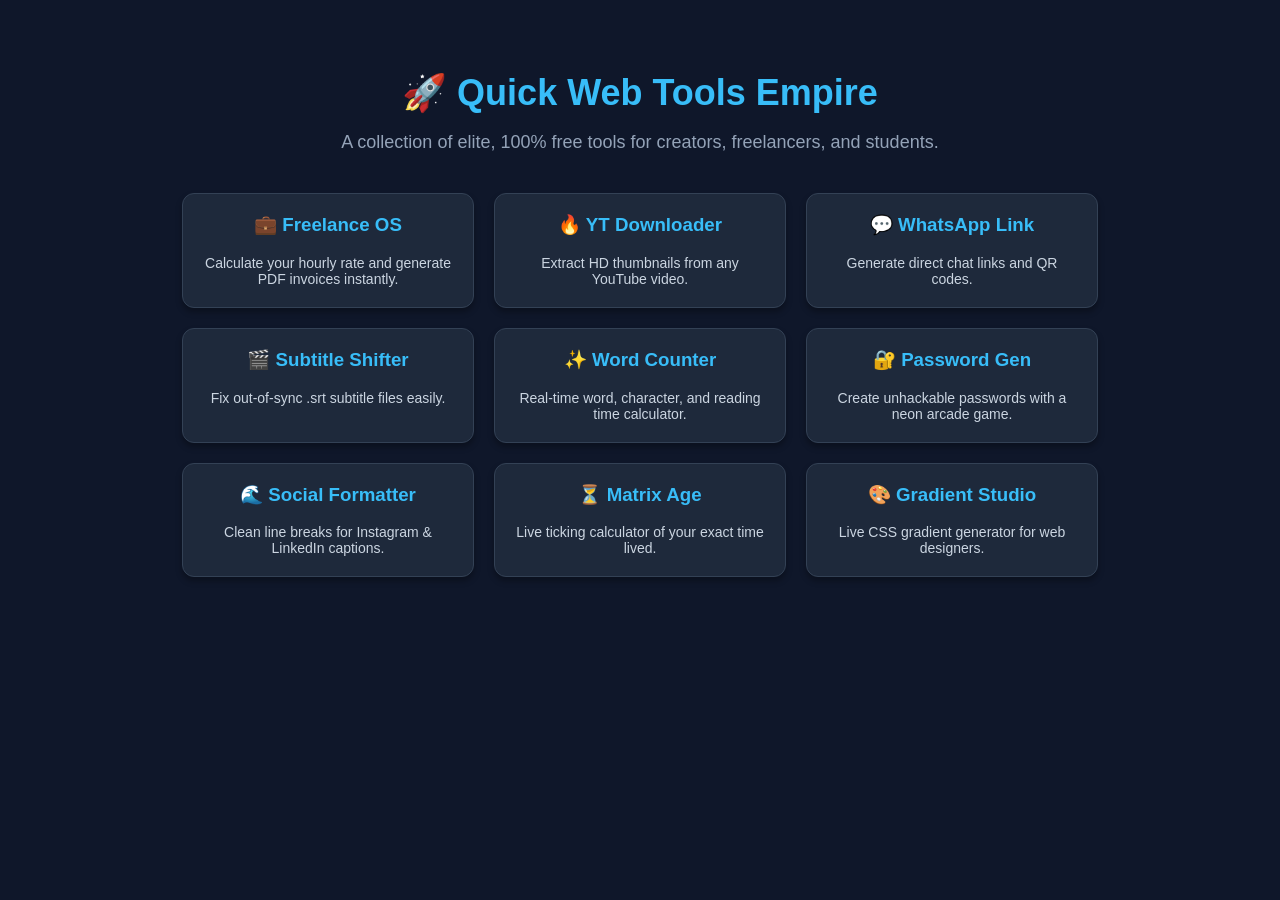
<file: index.html>
<!DOCTYPE html>
<html lang="en">
<head>
    <meta charset="UTF-8">
    <meta name="viewport" content="width=device-width, initial-scale=1.0">
    
    <meta name="google-site-verification" content="0qNrKbD81b-fvFHS4IGf7nJ6NJloKIViZxbZhIJqNw8" />
    <meta name="google-site-verification" content="PASTE_YOUR_CODE_HERE" />
    
    <title>Quick Web Tools Empire | Free Online Utilities</title>
    <style>
        body { font-family: 'Segoe UI', Tahoma, Geneva, Verdana, sans-serif; background: #0f172a; color: #f8fafc; text-align: center; padding: 40px 20px; }
        h1 { color: #38bdf8; font-size: 36px; margin-bottom: 10px;}
        p { color: #94a3b8; font-size: 18px; margin-bottom: 40px; }
        .grid { display: flex; flex-wrap: wrap; justify-content: center; gap: 20px; max-width: 1000px; margin: 0 auto; }
        .card { background: #1e293b; border: 1px solid #334155; border-radius: 12px; padding: 20px; width: 250px; text-decoration: none; color: white; transition: 0.3s; box-shadow: 0 4px 6px rgba(0,0,0,0.3); }
        .card:hover { transform: translateY(-5px); border-color: #38bdf8; box-shadow: 0 10px 20px rgba(56, 189, 248, 0.2); }
        .card h3 { color: #38bdf8; margin-top: 0; }
        .card p { color: #cbd5e1; font-size: 14px; margin-bottom: 0; }
    </style>
</head>
<body>
    <h1>🚀 Quick Web Tools Empire</h1>
    <p>A collection of elite, 100% free tools for creators, freelancers, and students.</p>

    <div class="grid">
        <a href="freelance-os/" class="card">
            <h3>💼 Freelance OS</h3>
            <p>Calculate your hourly rate and generate PDF invoices instantly.</p>
        </a>
        <a href="youtube-thumbnail/" class="card">
            <h3>🔥 YT Downloader</h3>
            <p>Extract HD thumbnails from any YouTube video.</p>
        </a>
        <a href="whatsapp-link/" class="card">
            <h3>💬 WhatsApp Link</h3>
            <p>Generate direct chat links and QR codes.</p>
        </a>
        <a href="subtitle-shifter/" class="card">
            <h3>🎬 Subtitle Shifter</h3>
            <p>Fix out-of-sync .srt subtitle files easily.</p>
        </a>
        <a href="word-counter/" class="card">
            <h3>✨ Word Counter</h3>
            <p>Real-time word, character, and reading time calculator.</p>
        </a>
        <a href="password-generator/" class="card">
            <h3>🔐 Password Gen</h3>
            <p>Create unhackable passwords with a neon arcade game.</p>
        </a>
        <a href="social-formatter/" class="card">
            <h3>🌊 Social Formatter</h3>
            <p>Clean line breaks for Instagram & LinkedIn captions.</p>
        </a>
        <a href="age-calculator/" class="card">
            <h3>⏳ Matrix Age</h3>
            <p>Live ticking calculator of your exact time lived.</p>
        </a>
        <a href="gradient-generator/" class="card">
            <h3>🎨 Gradient Studio</h3>
            <p>Live CSS gradient generator for web designers.</p>
        </a>
    </div>
</body>
</html>
</file>
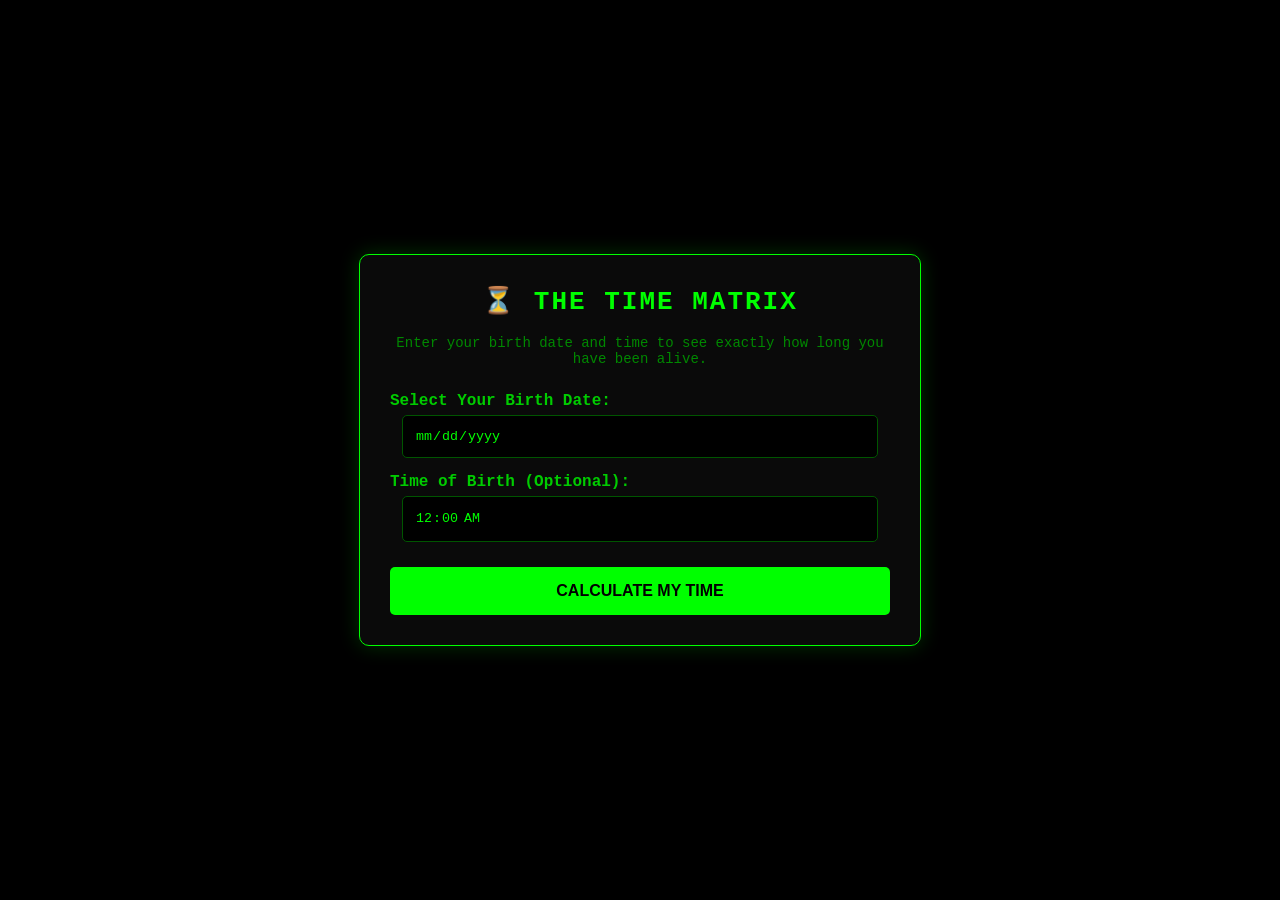
<file: age-calculator/index.html>
<!DOCTYPE html>
<html lang="en">
<head>
    <meta charset="UTF-8">
    <meta name="viewport" content="width=device-width, initial-scale=1.0">
    <title>Exact Age Calculator - Live Time Tracker</title>
    <link rel="stylesheet" href="style.css">
</head>
<body>
    <div class="container">
        <h1>⏳ The Time Matrix</h1>
        <p>Enter your birth date and time to see exactly how long you have been alive.</p>
        
        <label>Select Your Birth Date:</label>
        <input type="date" id="dob-date">
        
        <label>Time of Birth (Optional):</label>
        <input type="time" id="dob-time" value="00:00">
        
        <button onclick="startMatrix()">Calculate My Time</button>

        <div id="result-area" style="display: none;">
            <div class="time-box">
                <span id="years">0</span><p>Years</p>
            </div>
            <div class="time-box">
                <span id="months">0</span><p>Months</p>
            </div>
            <div class="time-box">
                <span id="days">0</span><p>Days</p>
            </div>
            <div class="time-box">
                <span id="hours">0</span><p>Hours</p>
            </div>
            <div class="time-box">
                <span id="minutes">0</span><p>Minutes</p>
            </div>
            <div class="time-box highlight">
                <span id="seconds">0</span><p>Seconds</p>
            </div>
        </div>
    </div>

    <script src="script.js"></script>
</body>
</html>
</file>
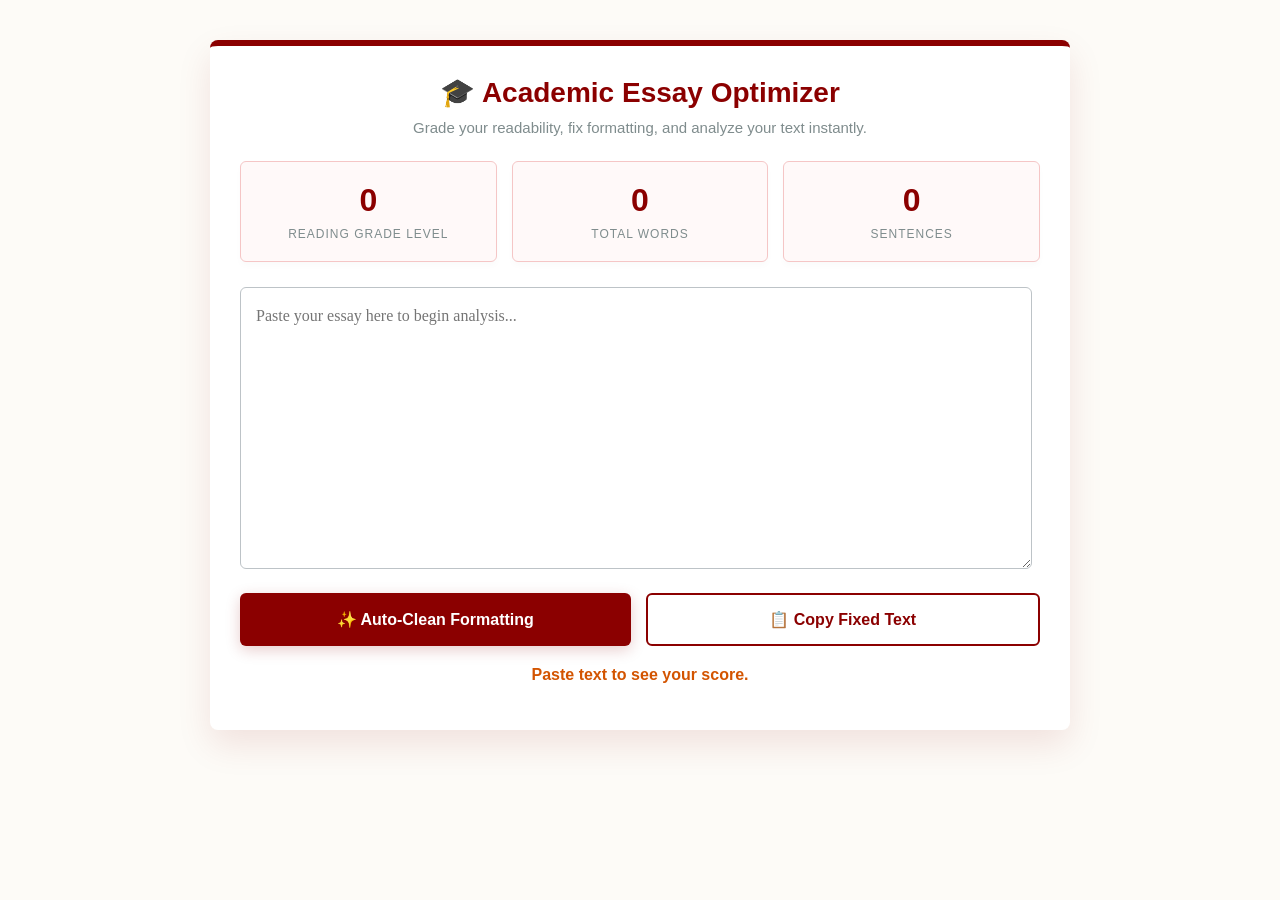
<file: essay-optimizer/index.html>
<!DOCTYPE html>
<html lang="en">
<head>
    <meta charset="UTF-8">
    <meta name="viewport" content="width=device-width, initial-scale=1.0">
    <title>Free Essay Optimizer & Readability Grader</title>
    <link rel="stylesheet" href="style.css">
</head>
<body>
    <div class="dashboard">
        <div class="header">
            <h1>🎓 Academic Essay Optimizer</h1>
            <p>Grade your readability, fix formatting, and analyze your text instantly.</p>
        </div>

        <div class="stats-grid">
            <div class="stat-box">
                <span id="grade-level">0</span>
                <p>Reading Grade Level</p>
            </div>
            <div class="stat-box">
                <span id="word-count">0</span>
                <p>Total Words</p>
            </div>
            <div class="stat-box">
                <span id="sentence-count">0</span>
                <p>Sentences</p>
            </div>
        </div>

        <textarea id="text-input" placeholder="Paste your essay here to begin analysis..." oninput="analyzeEssay()"></textarea>

        <div class="action-buttons">
            <button class="btn-primary" onclick="cleanFormatting()">✨ Auto-Clean Formatting</button>
            <button class="btn-secondary" onclick="copyText()">📋 Copy Fixed Text</button>
        </div>
        
        <p id="feedback-msg">Paste text to see your score.</p>
    </div>

    <script src="script.js"></script>
</body>
</html>
</file>
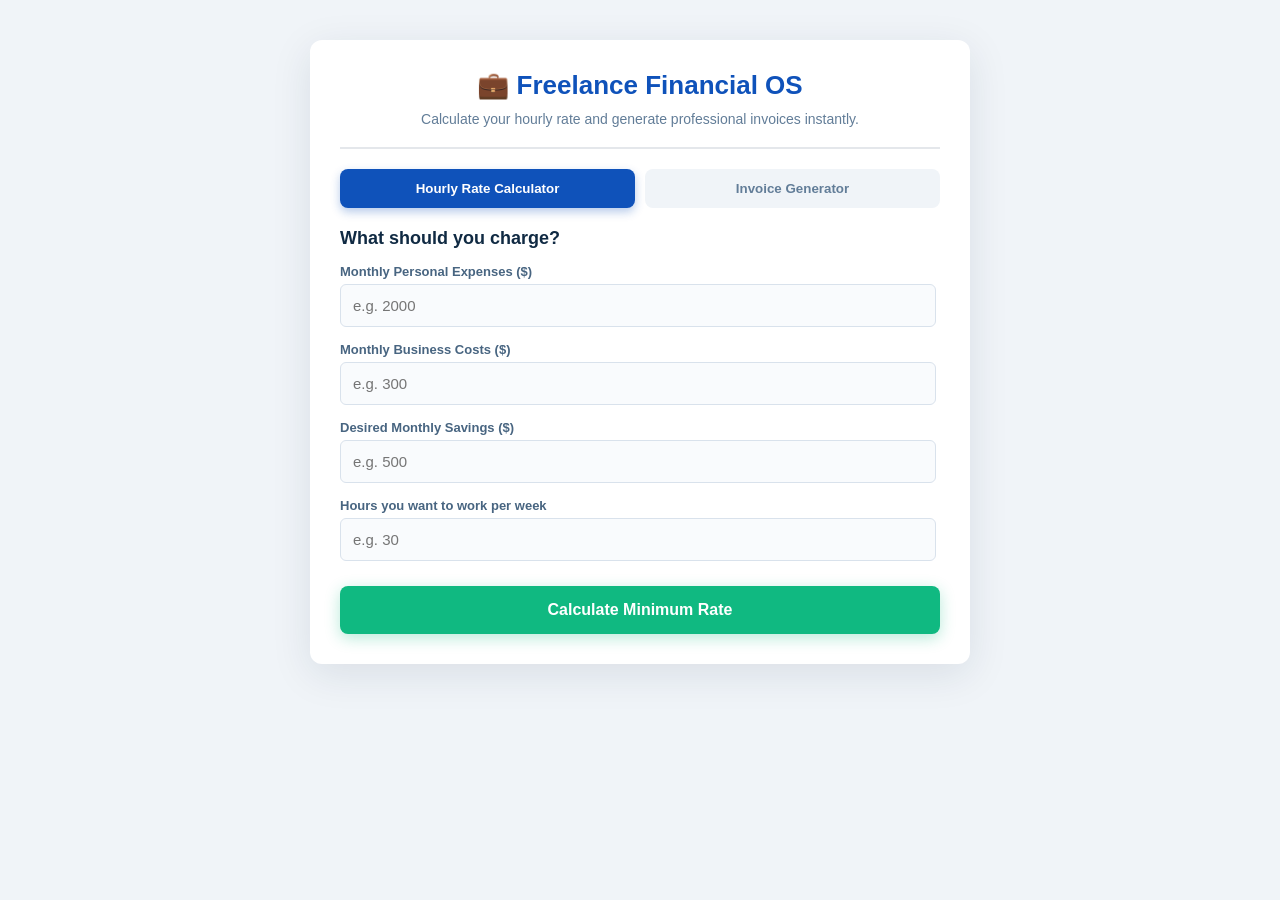
<file: freelance-os/index.html>
<!DOCTYPE html>
<html lang="en">
<head>
    <meta charset="UTF-8">
    <meta name="viewport" content="width=device-width, initial-scale=1.0">
    <title>Free Freelance Invoice Generator & Rate Calculator</title>
    <link rel="stylesheet" href="style.css">
</head>
<body>
    <div class="dashboard">
        <div class="header">
            <h1>💼 Freelance Financial OS</h1>
            <p>Calculate your hourly rate and generate professional invoices instantly.</p>
        </div>

        <div class="tabs">
            <button class="tab-btn active" onclick="switchTab('rate-calc')">Hourly Rate Calculator</button>
            <button class="tab-btn" onclick="switchTab('invoice-maker')">Invoice Generator</button>
        </div>

        <!-- FEATURE 1: RATE CALCULATOR -->
        <div id="rate-calc" class="tab-content active-content">
            <h2>What should you charge?</h2>
            <div class="input-group">
                <label>Monthly Personal Expenses ($)</label>
                <input type="number" id="expenses" placeholder="e.g. 2000">
            </div>
            <div class="input-group">
                <label>Monthly Business Costs ($)</label>
                <input type="number" id="biz-costs" placeholder="e.g. 300">
            </div>
            <div class="input-group">
                <label>Desired Monthly Savings ($)</label>
                <input type="number" id="savings" placeholder="e.g. 500">
            </div>
            <div class="input-group">
                <label>Hours you want to work per week</label>
                <input type="number" id="hours" placeholder="e.g. 30">
            </div>
            <button class="action-btn" onclick="calculateRate()">Calculate Minimum Rate</button>
            
            <div class="result-box" id="rate-result" style="display: none;">
                <p>To survive and hit your goals, your minimum hourly rate must be:</p>
                <h3 id="final-rate">$0.00 / hr</h3>
                <p class="small-text">*Includes an estimated 20% tax buffer.</p>
            </div>
        </div>

        <!-- FEATURE 2: INVOICE GENERATOR -->
        <div id="invoice-maker" class="tab-content">
            <h2>Create Quick Invoice</h2>
            <div class="input-group">
                <label>Your Name / Company Name</label>
                <input type="text" id="my-name" placeholder="John Doe Designs">
            </div>
            <div class="input-group">
                <label>Client's Name</label>
                <input type="text" id="client-name" placeholder="Acme Corp">
            </div>
            <div class="input-group">
                <label>Service Provided</label>
                <input type="text" id="service" placeholder="Website Redesign">
            </div>
            <div class="input-group">
                <label>Total Amount ($)</label>
                <input type="number" id="amount" placeholder="1500">
            </div>
            <button class="action-btn" onclick="generateInvoice()">Generate & Save PDF</button>
        </div>
    </div>

    <script src="script.js"></script>
</body>
</html>
</file>
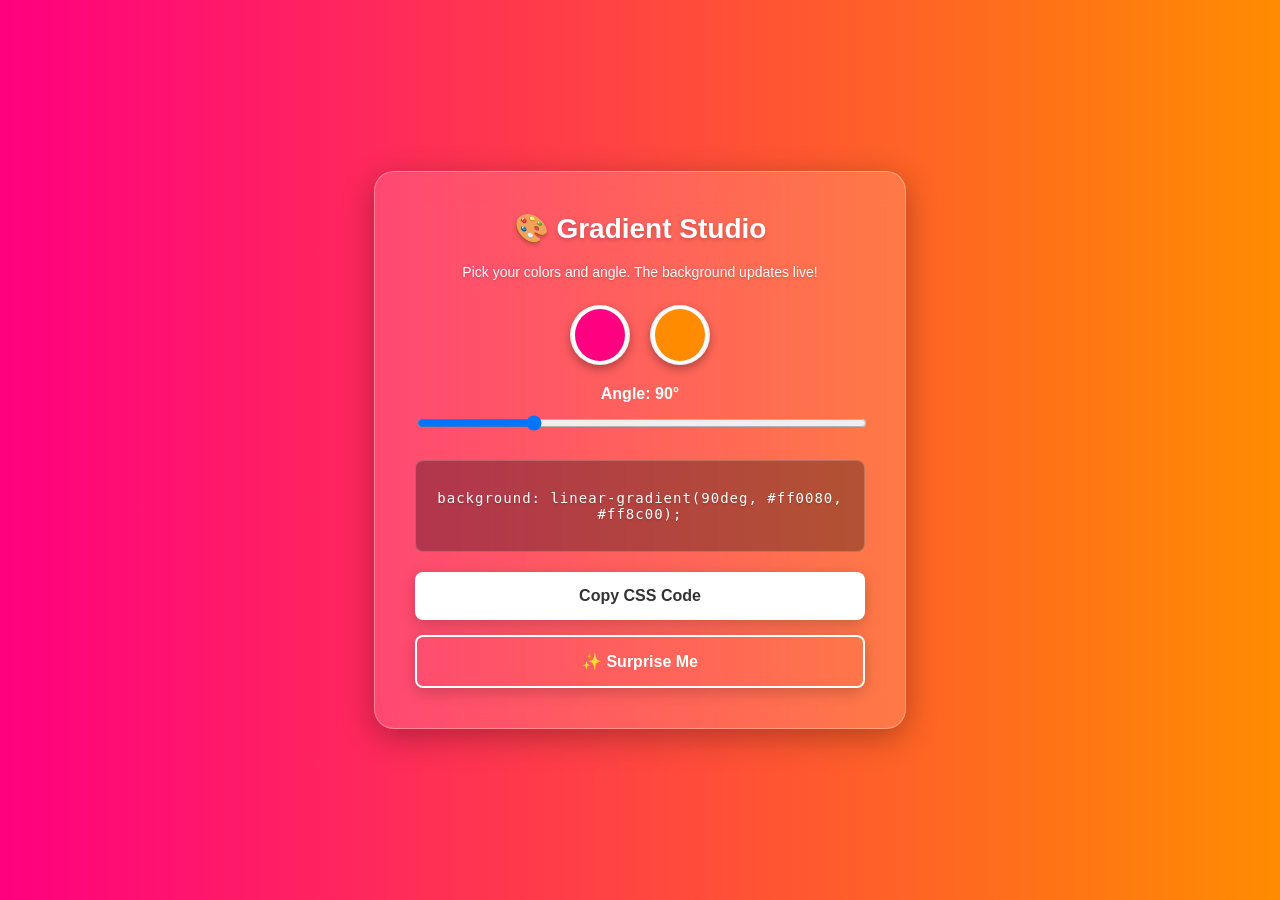
<file: gradient-generator/index.html>
<!DOCTYPE html>
<html lang="en">
<head>
    <meta charset="UTF-8">
    <meta name="viewport" content="width=device-width, initial-scale=1.0">
    <title>CSS Gradient Generator & Background Maker</title>
    <link rel="stylesheet" href="style.css">
</head>
<body>
    <div class="glass-panel">
        <h1>🎨 Gradient Studio</h1>
        <p>Pick your colors and angle. The background updates live!</p>
        
        <div class="controls">
            <div class="color-pickers">
                <input type="color" id="color1" value="#ff0080" oninput="generateGradient()">
                <input type="color" id="color2" value="#ff8c00" oninput="generateGradient()">
            </div>
            
            <label>Angle: <span id="angle-val">90</span>°</label>
            <input type="range" id="angle" min="0" max="360" value="90" oninput="generateGradient()">
        </div>

        <div class="output-box">
            <p id="css-code">background: linear-gradient(90deg, #ff0080, #ff8c00);</p>
        </div>

        <button onclick="copyCSS()">Copy CSS Code</button>
        <button class="random-btn" onclick="randomGradient()">✨ Surprise Me</button>
        
        <p id="success-msg">Copied to clipboard!</p>
    </div>

    <script src="script.js"></script>
</body>
</html>
</file>
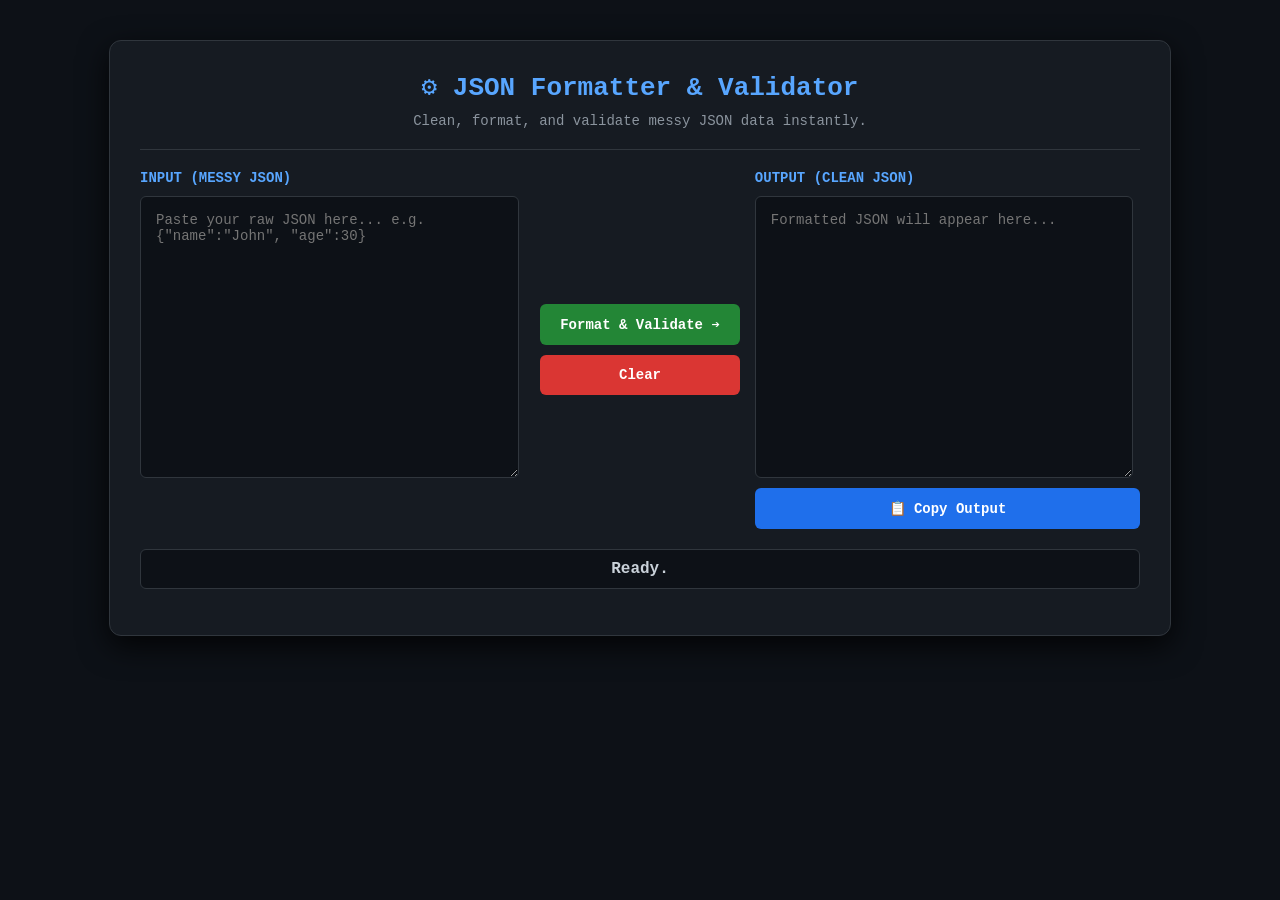
<file: json-formatter/index.html>
<!DOCTYPE html>
<html lang="en">
<head>
    <meta charset="UTF-8">
    <meta name="viewport" content="width=device-width, initial-scale=1.0">
    <title>Free JSON Formatter & Validator</title>
    <link rel="stylesheet" href="style.css">
</head>
<body>
    <div class="dashboard">
        <div class="header">
            <h1>⚙️ JSON Formatter & Validator</h1>
            <p>Clean, format, and validate messy JSON data instantly.</p>
        </div>

        <div class="editor-container">
            <div class="editor-box">
                <label>Input (Messy JSON)</label>
                <textarea id="input-json" placeholder='Paste your raw JSON here... e.g. {"name":"John", "age":30}'></textarea>
            </div>
            
            <div class="controls">
                <button class="btn-format" onclick="formatJSON()">Format & Validate ➔</button>
                <button class="btn-clear" onclick="clearFields()">Clear</button>
            </div>

            <div class="editor-box">
                <label>Output (Clean JSON)</label>
                <textarea id="output-json" readonly placeholder="Formatted JSON will appear here..."></textarea>
                <button class="btn-copy" onclick="copyJSON()">📋 Copy Output</button>
            </div>
        </div>
        
        <p id="status-msg">Ready.</p>
    </div>

    <script src="script.js"></script>
</body>
</html>
</file>
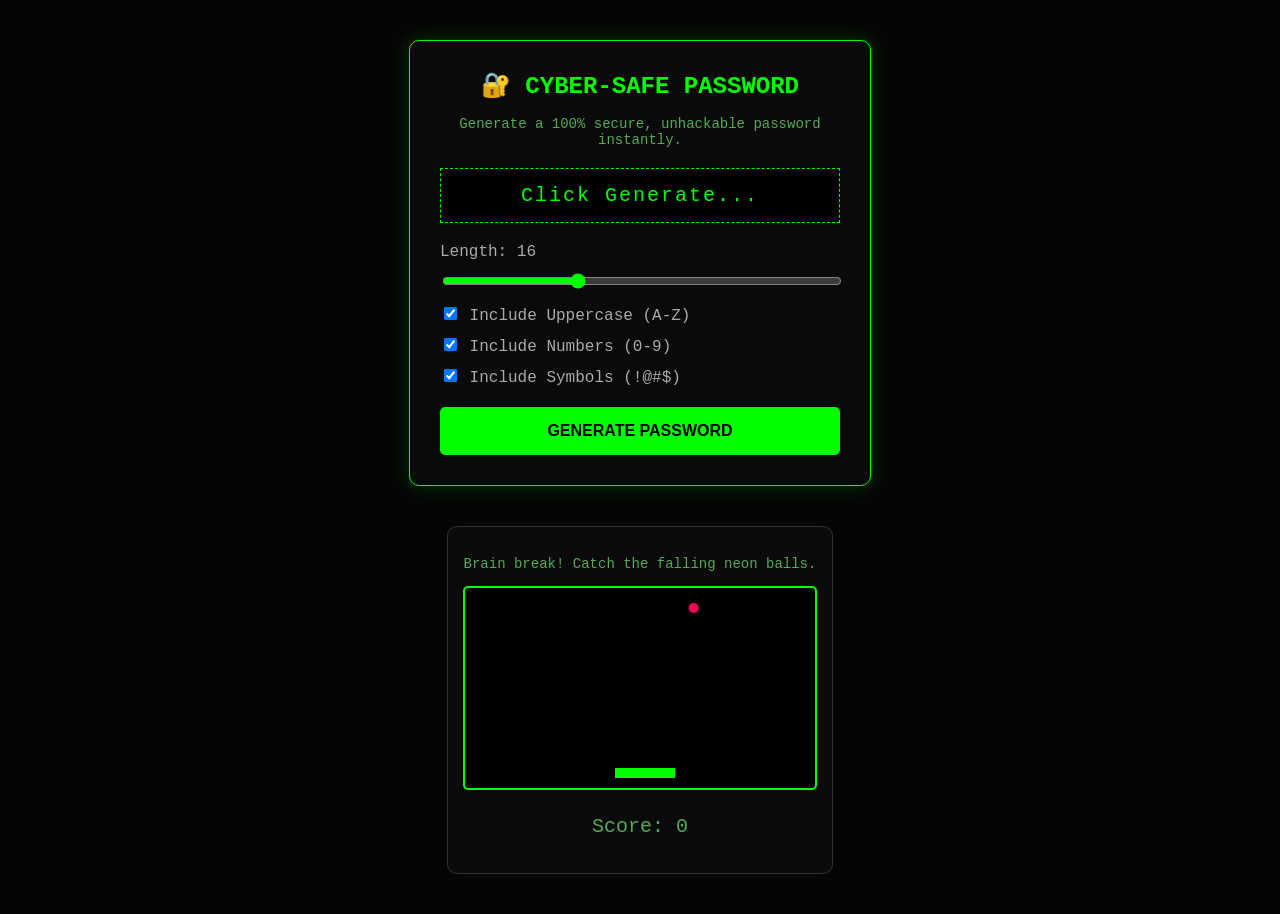
<file: password-generator/index.html>
<!DOCTYPE html>
<html lang="en">
<head>
    <meta charset="UTF-8">
    <meta name="viewport" content="width=device-width, initial-scale=1.0">
    <title>Secure Password Generator Online</title>
    <link rel="stylesheet" href="style.css">
</head>
<body>
    <div class="container">
        <h1>🔐 Cyber-Safe Password</h1>
        <p>Generate a 100% secure, unhackable password instantly.</p>
        
        <div class="password-display">
            <span id="result">Click Generate...</span>
        </div>
        
        <div class="settings">
            <label>Length: <span id="length-val">16</span></label>
            <input type="range" id="length" min="8" max="32" value="16" oninput="updateLength()">
            
            <label><input type="checkbox" id="uppercase" checked> Include Uppercase (A-Z)</label>
            <label><input type="checkbox" id="numbers" checked> Include Numbers (0-9)</label>
            <label><input type="checkbox" id="symbols" checked> Include Symbols (!@#$)</label>
        </div>

        <button onclick="generatePassword()">Generate Password</button>
    </div>

    <!-- The Arcade Minigame you requested! -->
    <div class="minigame">
        <p>Brain break! Catch the falling neon balls.</p>
        <canvas id="gameCanvas" width="350" height="200"></canvas>
        <p id="score-board">Score: 0</p>
    </div>

    <script src="script.js"></script>
</body>
</html>
</file>
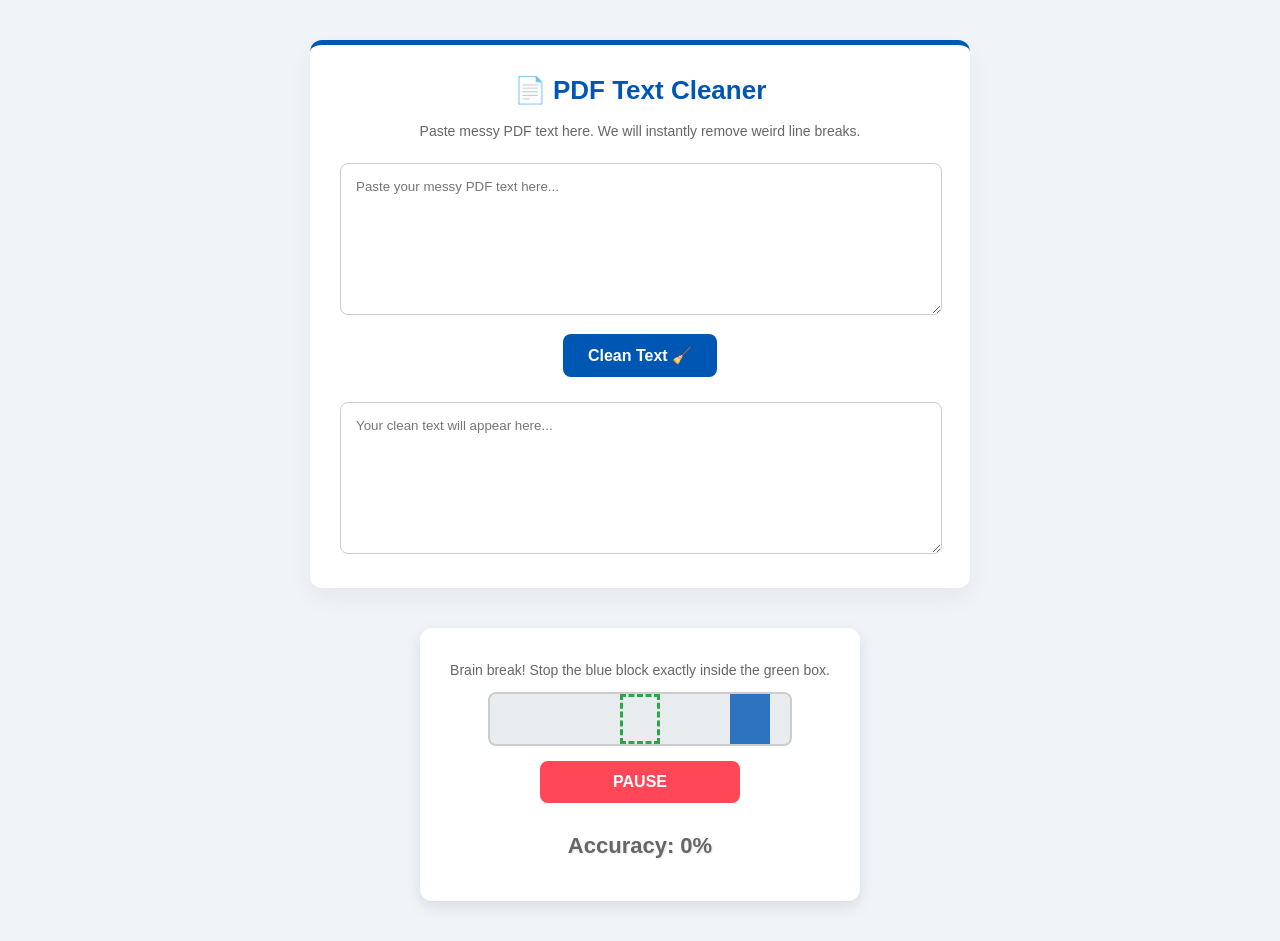
<file: pdf-cleaner/index.html>
<!DOCTYPE html>
<html lang="en">
<head>
    <meta charset="UTF-8">
    <meta name="viewport" content="width=device-width, initial-scale=1.0">
    <title>Fix PDF Line Breaks Online</title>
    <link rel="stylesheet" href="style.css">
    <!-- Google tag (gtag.js) -->
<script async src="https://www.googletagmanager.com/gtag/js?id=G-7CLHN8CZ9T"></script>
<script>
  window.dataLayer = window.dataLayer || [];
  function gtag(){dataLayer.push(arguments);}
  gtag('js', new Date());

  gtag('config', 'G-7CLHN8CZ9T');
</script>
</head>
<body>
    <div class="container">
        <h1>📄 PDF Text Cleaner</h1>
        <p>Paste messy PDF text here. We will instantly remove weird line breaks.</p>
        
        <textarea id="inputText" placeholder="Paste your messy PDF text here..."></textarea>
        <button onclick="cleanText()">Clean Text 🧹</button>
        <textarea id="outputText" placeholder="Your clean text will appear here..." readonly></textarea>
        <button id="copyBtn" onclick="copyText()" style="background-color: #28a745; display: none;">Copy to Clipboard 📋</button>
    </div>

    <!-- YOUR CUSTOM MINIGAME -->
    <div class="minigame">
        <p>Brain break! Stop the blue block exactly inside the green box.</p>
        <div id="game-container">
            <div id="target-box"></div>
            <div id="moving-box"></div>
        </div>
        <button id="pause-btn" onclick="toggleGame()">PAUSE</button>
        <p id="accuracy-text">Accuracy: 0%</p>
    </div>

    <script src="script.js"></script>
</body>
</html>
</file>
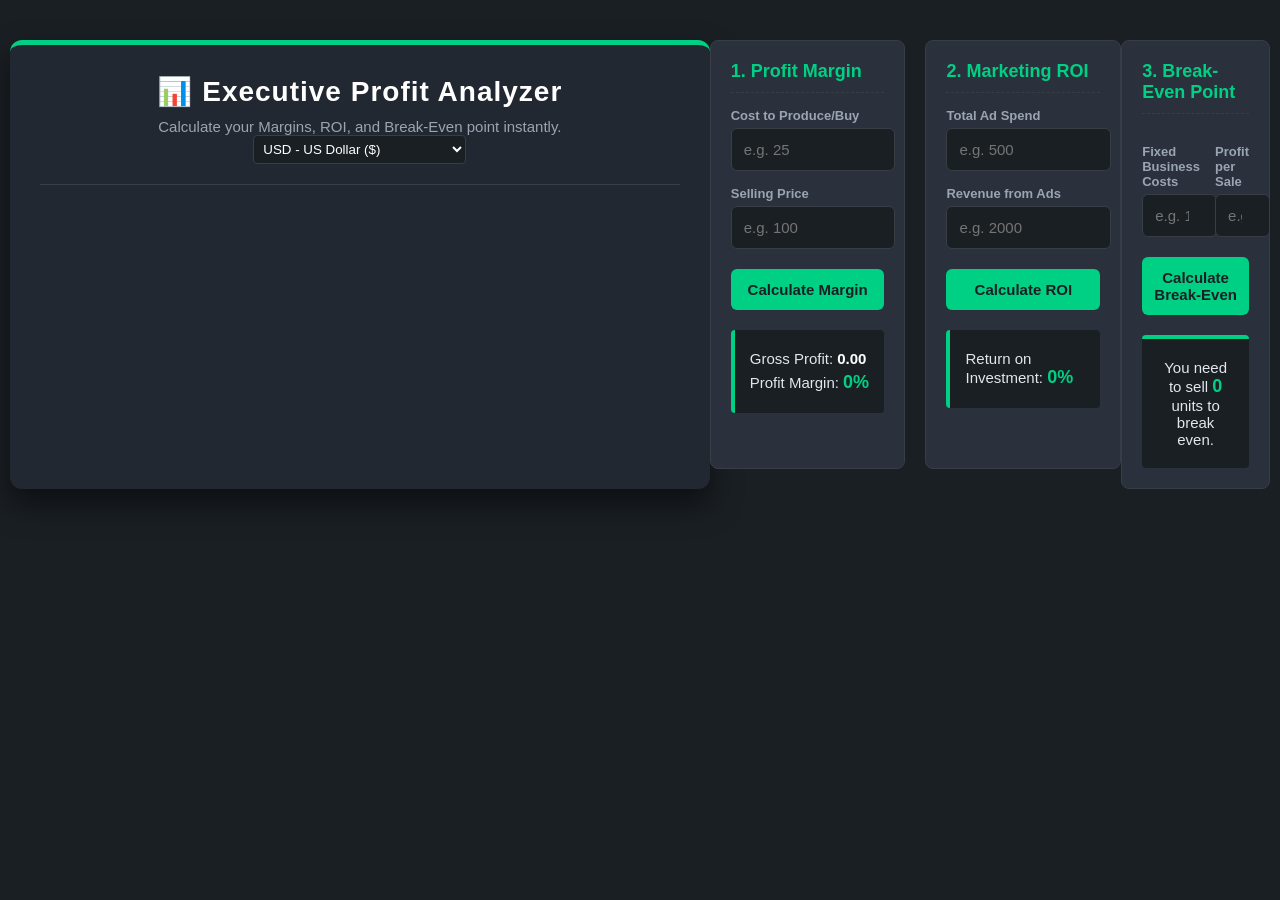
<file: profit-analyzer/index.html>
<!DOCTYPE html>
<html lang="en">
<head>
    <meta charset="UTF-8">
    <meta name="viewport" content="width=device-width, initial-scale=1.0">
    <title>Business Profit Margin & ROI Calculator</title>
    <link rel="stylesheet" href="style.css">
</head>
<body>
    <div class="dashboard">
        <div class="header">
            <h1>📊 Executive Profit Analyzer</h1>
            <p>Calculate your Margins, ROI, and Break-Even point instantly.</p>
            <select id="currency" style="padding: 5px; background: #1a1f24; color: white; border: 1px solid #393e46; border-radius: 4px; outline: none;">
                    <option value="$">USD - US Dollar ($)</option>
                    <option value="€">EUR - Euro (€)</option>
                    <option value="₹">INR - Indian Rupee (₹)</option>
                    <option value="£">GBP - British Pound (£)</option>
                    <option value="A$">AUD - Australian Dollar (A$)</option>
                    <option value="C$">CAD - Canadian Dollar (C$)</option>
                    <option value="¥">JPY - Japanese Yen (¥)</option>
                    <option value="¥">CNY - Chinese Yuan (¥)</option>
                    <option value="R$">BRL - Brazilian Real (R$)</option>
                    <option value="₱">PHP - Philippine Peso (₱)</option>
                    <option value="Rp">IDR - Indonesian Rupiah (Rp)</option>
                    <option value="₦">NGN - Nigerian Naira (₦)</option>
                    <option value="R">ZAR - South African Rand (R)</option>
                    <option value="د.إ">AED - UAE Dirham (د.إ)</option>
                    <option value="SAR">SAR - Saudi Riyal (SAR)</option>
                    <option value="RM">MYR - Malaysian Ringgit (RM)</option>
                    <option value="฿">THB - Thai Baht (฿)</option>
                    <option value="kr">SEK/NOK/DKK - Krone (kr)</option>
                    <option value="₩">KRW - South Korean Won (₩)</option>
                    <option value="₪">ILS - Israeli Shekel (₪)</option>
                    <option value="₽">RUB - Russian Ruble (₽)</option>
                    <option value="₺">TRY - Turkish Lira (₺)</option>
                    <option value="Mex$">MXN - Mexican Peso (Mex$)</option>
                    <option value="Ksh">KES - Kenyan Shilling (Ksh)</option>
                    <option value="৳">BDT - Bangladeshi Taka (৳)</option>
                    <option value="Rs">PKR/LKR - Rupee (Rs)</option>
                    <option value="">None (Just numbers)</option>
                </select>
                    
            </div>
        </div>

        <div class="grid-layout">
            <!-- MODULE 1: PROFIT MARGIN -->
            <div class="module">
                <h2>1. Profit Margin</h2>
                <label>Cost to Produce/Buy</label>
                <input type="number" id="cost" placeholder="e.g. 25">
                
                <label>Selling Price</label>
                <input type="number" id="price" placeholder="e.g. 100">
                
                <button onclick="calcMargin()">Calculate Margin</button>
                
                <div class="result-box">
                    <p>Gross Profit: <span id="gross-profit" class="money">0.00</span></p>
                    <p>Profit Margin: <span id="margin-percent" class="highlight">0%</span></p>
                </div>
            </div>

            <!-- MODULE 2: MARKETING ROI -->
            <div class="module">
                <h2>2. Marketing ROI</h2>
                <label>Total Ad Spend</label>
                <input type="number" id="ad-spend" placeholder="e.g. 500">
                
                <label>Revenue from Ads</label>
                <input type="number" id="ad-rev" placeholder="e.g. 2000">
                
                <button onclick="calcROI()">Calculate ROI</button>
                
                <div class="result-box">
                    <p>Return on Investment: <span id="roi-percent" class="highlight">0%</span></p>
                </div>
            </div>
        </div>

        <!-- MODULE 3: BREAK-EVEN -->
        <div class="module full-width">
            <h2>3. Break-Even Point</h2>
            <div class="inline-inputs">
                <div>
                    <label>Fixed Business Costs</label>
                    <input type="number" id="fixed-costs" placeholder="e.g. 1000">
                </div>
                <div>
                    <label>Profit per Sale</label>
                    <input type="number" id="profit-per-sale" placeholder="e.g. 75">
                </div>
            </div>
            <button onclick="calcBreakEven()">Calculate Break-Even</button>
            <div class="result-box center-text">
                <p>You need to sell <span id="breakeven-units" class="highlight">0</span> units to break even.</p>
            </div>
        </div>
    </div>

    <script src="script.js"></script>
</body>
</html>
</file>
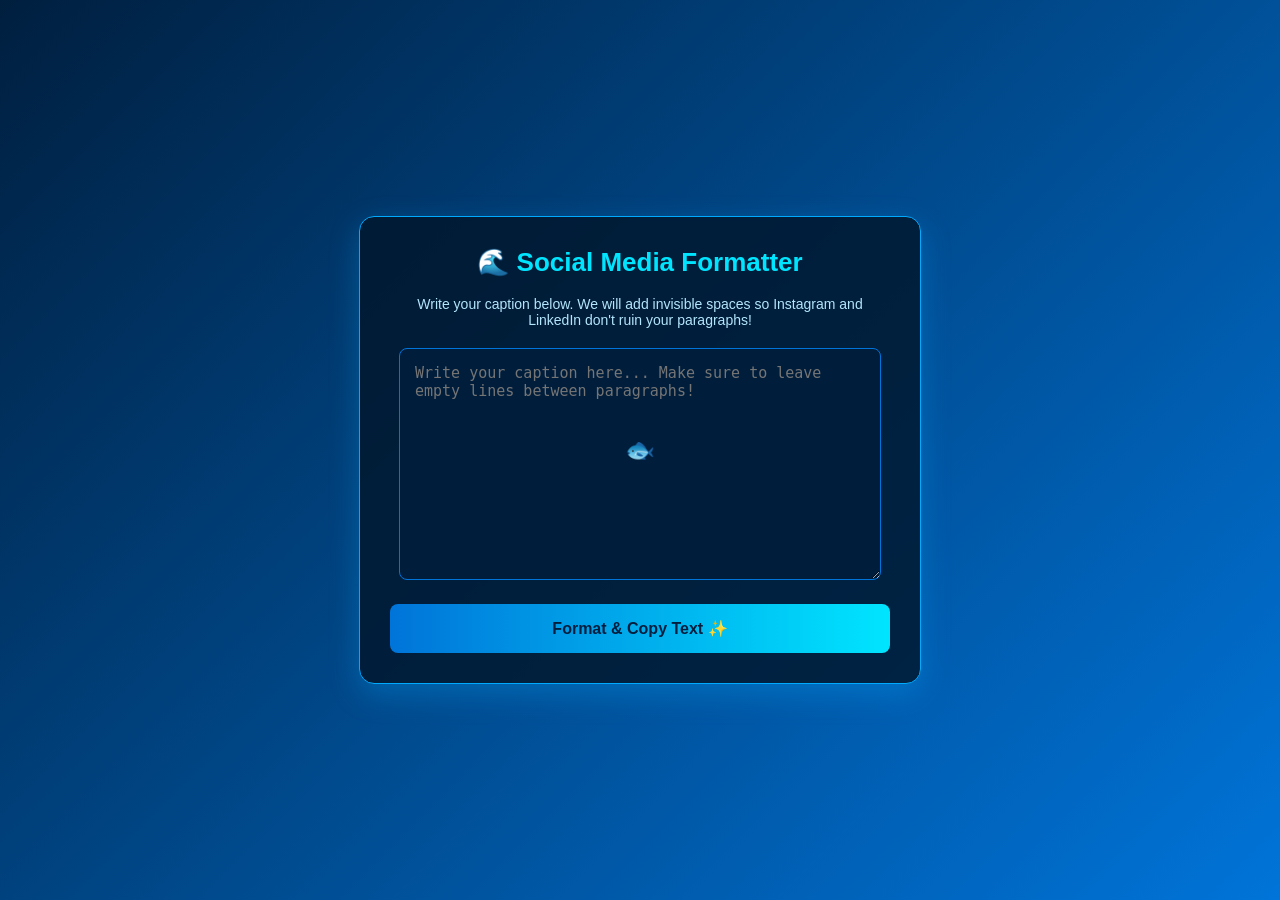
<file: social-formatter/index.html>
<!DOCTYPE html>
<html lang="en">
<head>
    <meta charset="UTF-8">
    <meta name="viewport" content="width=device-width, initial-scale=1.0">
    <title>Instagram & LinkedIn Line Break Formatter</title>
    <link rel="stylesheet" href="style.css">
</head>
<body>
    <div class="container">
        <h1>🌊 Social Media Formatter</h1>
        <p>Write your caption below. We will add invisible spaces so Instagram and LinkedIn don't ruin your paragraphs!</p>
        
        <textarea id="input-text" placeholder="Write your caption here... Make sure to leave empty lines between paragraphs!"></textarea>
        
        <button onclick="formatAndCopy()">Format & Copy Text ✨</button>
        <p id="success-msg">Copied to clipboard!</p>
    </div>

    <script src="script.js"></script>
</body>
</html>
</file>
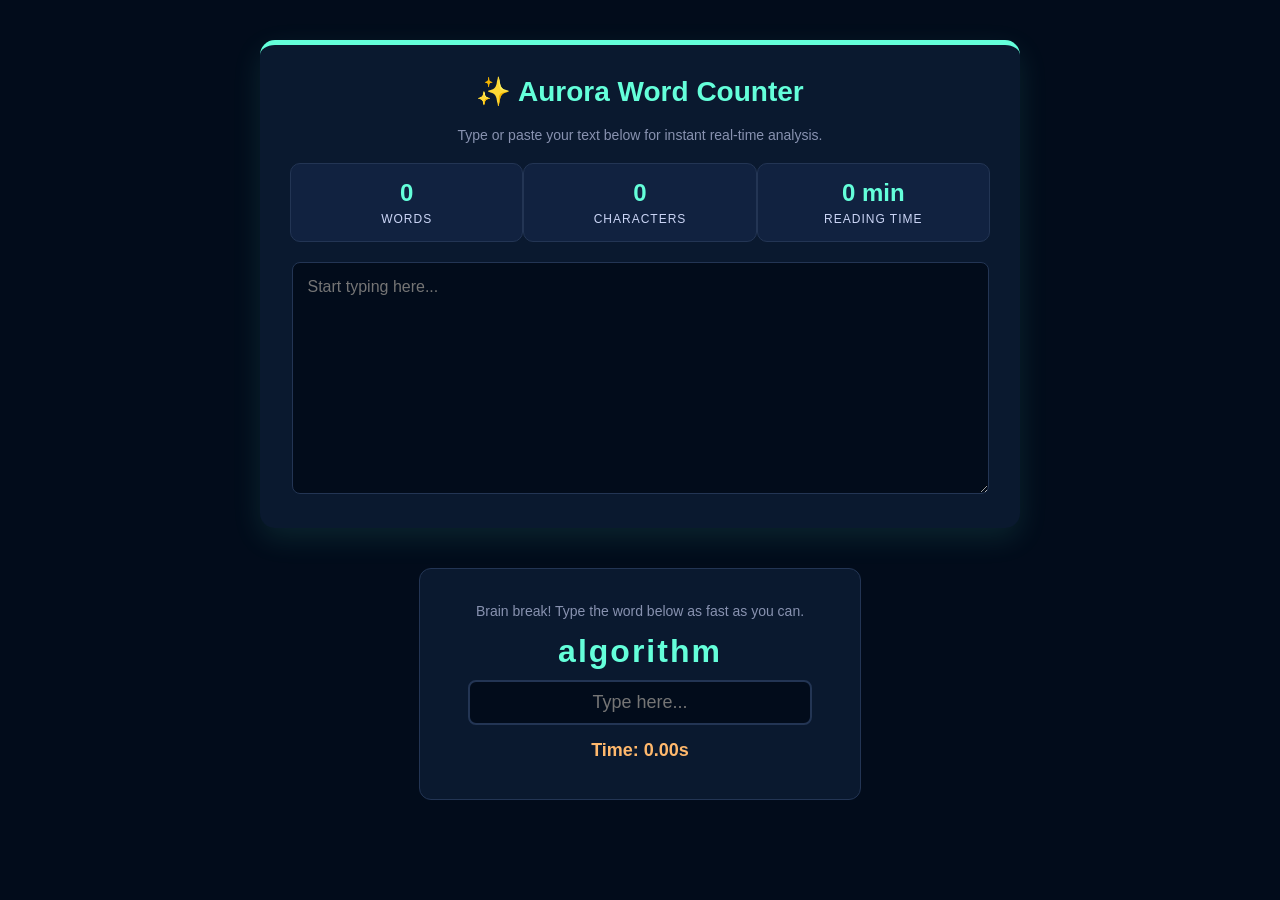
<file: word-counter/index.html>
<!DOCTYPE html>
<html lang="en">
<head>
    <meta charset="UTF-8">
    <meta name="viewport" content="width=device-width, initial-scale=1.0">
    <title>Free Word & Reading Time Calculator</title>
    <link rel="stylesheet" href="style.css">
</head>
<body>
    <div class="container">
        <h1>✨ Aurora Word Counter</h1>
        <p>Type or paste your text below for instant real-time analysis.</p>
        
        <div class="stats-grid">
            <div class="stat-box">
                <span id="word-count">0</span>
                <p>Words</p>
            </div>
            <div class="stat-box">
                <span id="char-count">0</span>
                <p>Characters</p>
            </div>
            <div class="stat-box">
                <span id="read-time">0 min</span>
                <p>Reading Time</p>
            </div>
        </div>

        <textarea id="text-input" placeholder="Start typing here..." oninput="analyzeText()"></textarea>
    </div>

    <!-- Speed Typing Minigame -->
    <div class="minigame">
        <p>Brain break! Type the word below as fast as you can.</p>
        <h2 id="target-word">ready</h2>
        <input type="text" id="type-input" placeholder="Type here..." oninput="checkTyping()">
        <p id="typing-result">Time: 0.00s</p>
    </div>

    <script src="script.js"></script>
</body>
</html>
</file>
<file: age-calculator/style.css>
body {
    font-family: 'Courier New', Courier, monospace;
    background-color: #000000;
    color: #00ff00;
    display: flex;
    justify-content: center;
    align-items: center;
    min-height: 100vh;
    margin: 0;
}
.container {
    background: #0a0a0a;
    padding: 30px;
    border-radius: 10px;
    border: 1px solid #00ff00;
    box-shadow: 0px 0px 20px rgba(0, 255, 0, 0.2);
    text-align: center;
    max-width: 500px;
    width: 90%;
}
h1 { color: #00ff00; font-size: 26px; margin-top: 0; text-transform: uppercase; letter-spacing: 2px;}
p { color: #008800; font-size: 14px; margin-bottom: 25px;}
label { display: block; text-align: left; font-weight: bold; margin-top: 15px; color: #00cc00; }
input { 
    width: 90%; padding: 12px; margin-top: 5px; 
    background-color: #000; color: #00ff00; 
    border: 1px solid #005500; border-radius: 5px; outline: none; 
    font-family: 'Courier New', Courier, monospace;
}
input:focus { border-color: #00ff00; box-shadow: 0 0 10px rgba(0,255,0,0.5);}
button { 
    margin-top: 25px; background-color: #00ff00; color: #000; 
    border: none; padding: 15px; width: 100%; font-size: 16px; 
    font-weight: bold; border-radius: 5px; cursor: pointer; 
    transition: 0.2s; text-transform: uppercase;
}
button:hover { background-color: #fff; box-shadow: 0 0 20px #00ff00; }

#result-area { 
    margin-top: 30px; display: flex; flex-wrap: wrap; 
    justify-content: space-between; gap: 10px;
}
.time-box { 
    background: #001100; border: 1px solid #004400; 
    width: 28%; padding: 15px 0; border-radius: 5px;
}
.time-box span { font-size: 24px; font-weight: bold; color: #00ff00; }
.time-box p { margin: 5px 0 0 0; font-size: 12px; color: #008800; text-transform: uppercase;}

/* This makes the Seconds box glow and pulse like a heartbeat! */
.highlight { 
    border-color: #00ff00; 
    box-shadow: 0 0 15px rgba(0,255,0,0.3); 
    animation: pulse 1s infinite;
}
@keyframes pulse { 
    50% { box-shadow: 0 0 25px rgba(0,255,0,0.8); } 
}
</file>
<file: essay-optimizer/style.css>
body {
    font-family: 'Georgia', serif; /* Academic font */
    background-color: #fdfbf7; /* Old paper white */
    color: #2c3e50;
    display: flex;
    justify-content: center;
    padding: 40px 10px;
    margin: 0;
}

.dashboard {
    background: #ffffff;
    padding: 30px;
    border-radius: 8px;
    border-top: 6px solid #8b0000; /* Academic Crimson */
    box-shadow: 0 15px 35px rgba(139, 0, 0, 0.1);
    max-width: 800px;
    width: 100%;
}

.header { text-align: center; margin-bottom: 25px; }
.header h1 { color: #8b0000; font-size: 28px; margin: 0 0 10px 0; font-family: 'Arial', sans-serif;}
.header p { color: #7f8c8d; font-size: 15px; margin: 0; font-family: 'Arial', sans-serif;}

.stats-grid {
    display: flex;
    justify-content: space-between;
    gap: 15px;
    margin-bottom: 25px;
}
.stat-box {
    background: #fff9f9;
    padding: 20px;
    border-radius: 6px;
    width: 30%;
    border: 1px solid #f5c6c6;
    text-align: center;
    box-shadow: 0 4px 6px rgba(0,0,0,0.02);
}
.stat-box span { font-size: 32px; font-weight: bold; color: #8b0000; font-family: 'Arial', sans-serif;}
.stat-box p { margin: 8px 0 0 0; font-size: 12px; color: #7f8c8d; text-transform: uppercase; font-family: 'Arial', sans-serif; letter-spacing: 1px;}

textarea {
    width: 95%; height: 250px; padding: 15px;
    background-color: #ffffff; color: #2c3e50;
    border: 1px solid #bdc3c7; border-radius: 6px; resize: vertical; 
    font-size: 16px; line-height: 1.6; font-family: 'Georgia', serif;
}
textarea:focus { border-color: #8b0000; outline: none; box-shadow: 0 0 10px rgba(139, 0, 0, 0.1);}

.action-buttons {
    display: flex;
    gap: 15px;
    margin-top: 20px;
}
button {
    flex: 1; padding: 15px; font-size: 16px; font-weight: bold;
    border-radius: 6px; cursor: pointer; transition: 0.2s; font-family: 'Arial', sans-serif;
}
.btn-primary {
    background: #8b0000; color: white; border: none;
    box-shadow: 0 4px 15px rgba(139, 0, 0, 0.2);
}
.btn-primary:hover { background: #660000; transform: translateY(-2px); }

.btn-secondary {
    background: #ffffff; color: #8b0000; border: 2px solid #8b0000;
}
.btn-secondary:hover { background: #fff9f9; transform: translateY(-2px); }

#feedback-msg { text-align: center; font-weight: bold; color: #d35400; margin-top: 20px; font-family: 'Arial', sans-serif;}
</file>
<file: freelance-os/style.css>
body {
    font-family: 'Inter', -apple-system, BlinkMacSystemFont, sans-serif;
    background-color: #f0f4f8; /* Soft corporate grey */
    color: #102a43; /* Deep Navy */
    display: flex;
    justify-content: center;
    padding: 40px 10px;
    margin: 0;
}

.dashboard {
    background: #ffffff;
    padding: 30px;
    border-radius: 12px;
    box-shadow: 0 10px 40px rgba(16, 42, 67, 0.1);
    max-width: 600px;
    width: 100%;
}

.header { text-align: center; border-bottom: 2px solid #e4e7eb; padding-bottom: 20px; margin-bottom: 20px; }
.header h1 { color: #0f52ba; font-size: 26px; margin: 0 0 10px 0; }
.header p { color: #627d98; font-size: 14px; margin: 0; }

/* Tabs */
.tabs { display: flex; gap: 10px; margin-bottom: 20px; }
.tab-btn {
    flex: 1; padding: 12px; background: #f0f4f8; color: #627d98;
    border: none; border-radius: 8px; font-weight: bold; cursor: pointer; transition: 0.2s;
}
.tab-btn.active { background: #0f52ba; color: white; box-shadow: 0 4px 10px rgba(15, 82, 186, 0.3); }

/* Content */
.tab-content { display: none; animation: fadeIn 0.3s; }
.active-content { display: block; }
@keyframes fadeIn { from { opacity: 0; transform: translateY(5px); } to { opacity: 1; transform: translateY(0); } }

h2 { font-size: 18px; color: #102a43; margin-top: 0; }

.input-group { margin-bottom: 15px; text-align: left; }
.input-group label { display: block; font-size: 13px; font-weight: bold; color: #486581; margin-bottom: 5px; }
.input-group input {
    width: 95%; padding: 12px; border: 1px solid #d9e2ec; border-radius: 6px;
    font-size: 15px; color: #102a43; background: #f9fbfd; outline: none;
}
.input-group input:focus { border-color: #0f52ba; background: #fff; }

.action-btn {
    background: #10b981; /* Emerald Green for Money */
    color: white; border: none; padding: 15px; width: 100%;
    font-size: 16px; font-weight: bold; border-radius: 8px; cursor: pointer;
    box-shadow: 0 4px 15px rgba(16, 185, 129, 0.3); transition: 0.2s; margin-top: 10px;
}
.action-btn:hover { background: #059669; transform: translateY(-2px); }

.result-box {
    margin-top: 25px; padding: 20px; background: #e3fbec; border: 1px solid #10b981;
    border-radius: 8px; text-align: center;
}
.result-box h3 { color: #059669; font-size: 32px; margin: 10px 0; }
.small-text { font-size: 11px; color: #486581; }

/* Hide everything except the invoice when printing/saving to PDF */
@media print {
    body * { visibility: hidden; }
    #print-area, #print-area * { visibility: visible; }
    #print-area { position: absolute; left: 0; top: 0; width: 100%; padding: 40px; }
}
</file>
<file: gradient-generator/style.css>
body {
    font-family: 'Segoe UI', Tahoma, Geneva, Verdana, sans-serif;
    /* Default background before JS kicks in */
    background: linear-gradient(90deg, #ff0080, #ff8c00); 
    display: flex;
    justify-content: center;
    align-items: center;
    min-height: 100vh;
    margin: 0;
    transition: background 0.5s ease; /* Smooth color transitions */
}

/* The Frosted Glass Effect */
.glass-panel {
    background: rgba(255, 255, 255, 0.15);
    backdrop-filter: blur(15px);
    -webkit-backdrop-filter: blur(15px);
    border: 1px solid rgba(255, 255, 255, 0.3);
    padding: 40px;
    border-radius: 20px;
    box-shadow: 0 8px 32px 0 rgba(0, 0, 0, 0.3);
    text-align: center;
    max-width: 450px;
    width: 90%;
    color: white;
}

h1 { margin-top: 0; font-size: 28px; text-shadow: 0 2px 4px rgba(0,0,0,0.2); }
p { font-size: 14px; text-shadow: 0 1px 2px rgba(0,0,0,0.2); }

.controls { margin: 25px 0; }
.color-pickers { display: flex; justify-content: center; gap: 20px; margin-bottom: 20px; }

/* Styling the color inputs to look like circles */
input[type="color"] {
    -webkit-appearance: none;
    border: none;
    width: 60px;
    height: 60px;
    border-radius: 50%;
    cursor: pointer;
    box-shadow: 0 4px 10px rgba(0,0,0,0.3);
}
input[type="color"]::-webkit-color-swatch-wrapper { padding: 0; }
input[type="color"]::-webkit-color-swatch { border: 3px solid white; border-radius: 50%; }

label { display: block; font-weight: bold; margin-bottom: 10px; font-size: 16px;}
input[type="range"] { width: 100%; cursor: pointer; }

.output-box {
    background: rgba(0, 0, 0, 0.3);
    padding: 15px;
    border-radius: 8px;
    margin-bottom: 20px;
    font-family: monospace;
    font-size: 14px;
    letter-spacing: 1px;
    border: 1px solid rgba(255,255,255,0.2);
}

button {
    background: white; color: #333; border: none;
    padding: 15px; width: 100%; font-size: 16px; font-weight: bold;
    border-radius: 8px; cursor: pointer; transition: 0.2s;
    box-shadow: 0 4px 15px rgba(0,0,0,0.2);
}
button:hover { transform: translateY(-3px); box-shadow: 0 6px 20px rgba(0,0,0,0.3); }

.random-btn {
    background: transparent; color: white; border: 2px solid white; margin-top: 15px;
}
.random-btn:hover { background: rgba(255,255,255,0.2); }

#success-msg { display: none; color: #00ffcc; font-weight: bold; margin-top: 15px; }
</file>
<file: json-formatter/style.css>
body {
    font-family: 'Courier New', Courier, monospace;
    background-color: #0d1117; /* GitHub Dark Mode Background */
    color: #c9d1d9;
    display: flex;
    justify-content: center;
    padding: 40px 10px;
    margin: 0;
}

.dashboard {
    background: #161b22;
    padding: 30px;
    border-radius: 12px;
    border: 1px solid #30363d;
    box-shadow: 0 10px 30px rgba(0,0,0,0.8);
    max-width: 1000px;
    width: 100%;
}

.header { text-align: center; margin-bottom: 20px; border-bottom: 1px solid #30363d; padding-bottom: 20px;}
.header h1 { color: #58a6ff; font-size: 26px; margin: 0 0 10px 0; }
.header p { color: #8b949e; font-size: 14px; margin: 0; }

.editor-container {
    display: flex;
    gap: 15px;
    flex-direction: column;
}

/* On laptops, it puts the boxes side-by-side. On mobile, it stacks them perfectly! */
@media (min-width: 768px) {
    .editor-container { flex-direction: row; }
    .editor-box { flex: 1; }
    .controls { display: flex; flex-direction: column; justify-content: center; gap: 10px; }
}

.editor-box { display: flex; flex-direction: column; width: 100%; }
label { font-weight: bold; color: #58a6ff; margin-bottom: 10px; font-size: 14px; text-transform: uppercase;}

textarea {
    width: 90%; height: 250px; padding: 15px;
    background-color: #0d1117; color: #7ee787; /* Neon Green Text */
    border: 1px solid #30363d; border-radius: 6px; resize: vertical; 
    font-family: 'Courier New', Courier, monospace; font-size: 14px;
}
textarea:focus { border-color: #58a6ff; outline: none; box-shadow: 0 0 10px rgba(88, 166, 255, 0.2);}

.controls { display: flex; gap: 10px; margin: 15px 0; }

button {
    padding: 12px 20px; font-size: 14px; font-weight: bold;
    border-radius: 6px; cursor: pointer; transition: 0.2s; font-family: inherit; border: none;
}
.btn-format { background: #238636; color: white; width: 100%;}
.btn-format:hover { background: #2ea043; }

.btn-clear { background: #da3633; color: white; width: 100%;}
.btn-clear:hover { background: #f85149; }

.btn-copy { background: #1f6feb; color: white; margin-top: 10px; width: 100%;}
.btn-copy:hover { background: #388bfd; }

#status-msg { text-align: center; font-weight: bold; margin-top: 20px; padding: 10px; border-radius: 6px; background: #0d1117; border: 1px solid #30363d;}
</file>
<file: password-generator/style.css>
body {
    font-family: 'Courier New', Courier, monospace; /* Hacker font */
    background-color: #050505; /* Pitch Black */
    color: #00ff00; /* Neon Matrix Green */
    display: flex;
    flex-direction: column;
    align-items: center;
    padding: 40px 20px;
    margin: 0;
}
.container {
    background: #0a0a0a;
    padding: 30px;
    border-radius: 10px;
    border: 1px solid #00ff00;
    box-shadow: 0px 0px 20px rgba(0, 255, 0, 0.2);
    text-align: center;
    max-width: 400px;
    width: 100%;
}
h1 { color: #00ff00; font-size: 24px; margin-top: 0; text-transform: uppercase;}
p { color: #55aa55; font-size: 14px; }

.password-display {
    background: #000; border: 1px dashed #00ff00; padding: 15px;
    margin: 20px 0; font-size: 20px; word-wrap: break-word; letter-spacing: 2px;
}
.settings { text-align: left; margin-bottom: 20px; }
.settings label { display: block; margin: 10px 0; cursor: pointer; color: #aaa;}
input[type="range"] { width: 100%; cursor: pointer; accent-color: #00ff00;}

button {
    background-color: #00ff00; color: #000; border: none;
    padding: 15px; width: 100%; font-size: 16px; font-weight: bold;
    border-radius: 5px; cursor: pointer; transition: 0.3s; text-transform: uppercase;
}
button:hover { background-color: #fff; box-shadow: 0 0 15px #00ff00; }

/* Minigame Styles */
.minigame { margin-top: 40px; text-align: center; background: #0a0a0a; padding: 15px; border-radius: 10px; border: 1px solid #333;}
canvas { background: #000; border: 2px solid #00ff00; border-radius: 5px; cursor: none; }
#score-board { font-size: 20px; font-weight:
</file>
<file: pdf-cleaner/style.css>
body {
    font-family: 'Segoe UI', Tahoma, Geneva, Verdana, sans-serif;
    background-color: #f0f4f8;
    color: #333;
    display: flex;
    flex-direction: column;
    align-items: center;
    padding: 40px 20px;
    margin: 0;
}
.container {
    background: white;
    padding: 30px;
    border-radius: 12px;
    box-shadow: 0px 10px 25px rgba(0,0,0,0.05);
    text-align: center;
    max-width: 600px;
    width: 100%;
    border-top: 5px solid #0056b3;
}
h1 { color: #0056b3; font-size: 26px; margin-top: 0; }
p { color: #666; font-size: 14px; }
textarea {
    width: 95%; height: 120px; padding: 15px; margin-top: 10px;
    border: 1px solid #ccc; border-radius: 8px; resize: vertical; font-family: inherit;
}
textarea:focus { border-color: #0056b3; outline: none; }
button {
    margin-top: 15px; margin-bottom: 15px; background-color: #0056b3; color: white;
    border: none; padding: 12px 25px; font-size: 16px; font-weight: bold;
    border-radius: 8px; cursor: pointer; transition: 0.2s;
}
button:hover { background-color: #004494; }

/* The Precision Minigame Styles */
.minigame { margin-top: 40px; text-align: center; background: white; padding: 20px; border-radius: 12px; box-shadow: 0px 5px 15px rgba(0,0,0,0.1); width: 100%; max-width: 400px;}
#game-container {
    width: 300px; height: 50px; background: #e9ecef;
    border: 2px solid #ccc; border-radius: 8px;
    position: relative; margin: 0 auto; overflow: hidden;
}
#target-box {
    width: 40px; height: 50px; border: 3px dashed #28a745;
    position: absolute; left: 130px; /* Dead center */
    box-sizing: border-box; z-index: 1;
}
#moving-box {
    width: 40px; height: 50px; background: #0056b3;
    position: absolute; left: 0px; opacity: 0.8; z-index: 2;
}
#pause-btn { background-color: #ff4757; width: 200px; }
#pause-btn:hover { background-color: #ff2a3d; }
#accuracy-text { font-weight: bold; font-size: 22px; margin-top: 15px; text-shadow: 1px 1px 2px rgba(0,0,0,0.1); }
</file>
<file: profit-analyzer/style.css>
body {
    font-family: -apple-system, BlinkMacSystemFont, "Segoe UI", Roboto, Helvetica, Arial, sans-serif;
    background-color: #1a1f24; /* Charcoal Grey */
    color: #e1e7ec;
    display: flex;
    justify-content: center;
    padding: 40px 10px;
    margin: 0;
}

.dashboard {
    background: #222831;
    padding: 30px;
    border-radius: 12px;
    border-top: 5px solid #00d084; /* Financial Green */
    box-shadow: 0 15px 30px rgba(0,0,0,0.5);
    max-width: 900px;
    width: 100%;
}

.header { text-align: center; margin-bottom: 30px; border-bottom: 1px solid #393e46; padding-bottom: 20px;}
.header h1 { color: #ffffff; font-size: 28px; margin: 0 0 10px 0; letter-spacing: 1px;}
.header p { color: #9aa5b1; font-size: 15px; margin: 0; }

.grid-layout {
    display: flex;
    gap: 20px;
    margin-bottom: 20px;
}
@media (max-width: 768px) {
    .grid-layout { flex-direction: column; }
}

.module {
    background: #2a313c;
    padding: 20px;
    border-radius: 8px;
    flex: 1;
    border: 1px solid #393e46;
}
.full-width { width: 100%; box-sizing: border-box; }

h2 { font-size: 18px; color: #00d084; margin-top: 0; border-bottom: 1px dashed #393e46; padding-bottom: 10px;}

label { display: block; font-size: 13px; font-weight: bold; color: #9aa5b1; margin-top: 15px; margin-bottom: 5px; }
input {
    width: 90%; padding: 12px; border: 1px solid #393e46; border-radius: 6px;
    font-size: 15px; color: #ffffff; background: #1a1f24; outline: none;
}
input:focus { border-color: #00d084; }

.inline-inputs { display: flex; gap: 15px; }
.inline-inputs div { flex: 1; }
.inline-inputs input { width: 85%; }

button {
    background: #00d084; color: #1a1f24; border: none; padding: 12px; width: 100%;
    font-size: 15px; font-weight: bold; border-radius: 6px; cursor: pointer;
    transition: 0.2s; margin-top: 20px;
}
button:hover { background: #00e691; transform: translateY(-2px); box-shadow: 0 5px 15px rgba(0, 208, 132, 0.3); }

.result-box {
    margin-top: 20px; padding: 15px; background: #1a1f24; border-left: 4px solid #00d084;
    border-radius: 4px;
}
.center-text { text-align: center; border-left: none; border-top: 4px solid #00d084; }
.result-box p { margin: 5px 0; font-size: 15px; color: #e1e7ec; }
.money { font-weight: bold; color: #ffffff; }
.highlight { font-weight: bold; color: #00d084; font-size: 18px;}
</file>
<file: social-formatter/style.css>
body {
    font-family: 'Segoe UI', Tahoma, Geneva, Verdana, sans-serif;
    background: linear-gradient(135deg, #001f3f, #0074D9); /* Under Sea Gradient */
    color: #ffffff;
    display: flex;
    justify-content: center;
    align-items: center;
    min-height: 100vh;
    margin: 0;
    overflow-x: hidden; /* Stops scrollbars when emojis fall */
}
.container {
    background: rgba(0, 20, 40, 0.8);
    padding: 30px;
    border-radius: 15px;
    border: 1px solid #00aaff;
    box-shadow: 0px 10px 30px rgba(0, 170, 255, 0.3);
    text-align: center;
    max-width: 500px;
    width: 90%;
    z-index: 10; /* Keeps box above falling emojis */
}
h1 { color: #00e5ff; font-size: 26px; margin-top: 0; }
p { color: #b3e5fc; font-size: 14px; margin-bottom: 20px;}

textarea {
    width: 90%; height: 200px; padding: 15px;
    background-color: rgba(0, 30, 60, 0.9); color: white;
    border: 1px solid #0074D9; border-radius: 8px; resize: vertical; font-size: 15px;
}
textarea:focus { border-color: #00e5ff; outline: none; box-shadow: 0 0 15px rgba(0, 229, 255, 0.4);}

button {
    margin-top: 20px; background: linear-gradient(90deg, #0074D9, #00e5ff);
    color: #001f3f; border: none; padding: 15px; width: 100%; font-size: 16px; font-weight: bold;
    border-radius: 8px; cursor: pointer; transition: 0.2s;
}
button:hover { transform: scale(1.02); box-shadow: 0 0 20px rgba(0, 229, 255, 0.6); }

#success-msg {
    display: none; color: #00ff00; font-weight: bold; margin-top: 15px; font-size: 16px;
}

/* The Mouse Follower */
#follower {
    position: fixed;
    pointer-events: none; /* So it doesn't block clicks */
    font-size: 24px;
    transition: left 0.1s ease-out, top 0.1s ease-out;
    z-index: 9999;
}

/* The Falling Emojis */
.falling-emoji {
    position: fixed;
    pointer-events: none;
    z-index: 5;
}
</file>
<file: word-counter/style.css>
body {
    font-family: 'Segoe UI', Tahoma, Geneva, Verdana, sans-serif;
    background-color: #020c1b; /* Deep Night Blue */
    color: #e6f1ff;
    display: flex;
    flex-direction: column;
    align-items: center;
    padding: 40px 20px;
    margin: 0;
}
.container {
    background: #0a192f;
    padding: 30px;
    border-radius: 15px;
    border-top: 5px solid #64ffda; /* Aurora Neon Green */
    box-shadow: 0px 10px 30px rgba(100, 255, 218, 0.1);
    text-align: center;
    max-width: 700px;
    width: 100%;
}
h1 { color: #64ffda; font-size: 28px; margin-top: 0; }
p { color: #8892b0; font-size: 14px; }

.stats-grid {
    display: flex;
    justify-content: space-between;
    margin-bottom: 20px;
    margin-top: 20px;
}
.stat-box {
    background: #112240;
    padding: 15px;
    border-radius: 10px;
    width: 30%;
    border: 1px solid #233554;
}
.stat-box span { font-size: 24px; font-weight: bold; color: #64ffda; }
.stat-box p { margin: 5px 0 0 0; font-size: 12px; color: #ccd6f6; text-transform: uppercase; letter-spacing: 1px;}

textarea {
    width: 95%; height: 200px; padding: 15px;
    background-color: #020c1b; color: #e6f1ff;
    border: 1px solid #233554; border-radius: 8px; resize: vertical; font-family: inherit; font-size: 16px;
}
textarea:focus { border-color: #64ffda; outline: none; box-shadow: 0 0 10px rgba(100,255,218,0.2);}

/* Minigame Styles */
.minigame { margin-top: 40px; text-align: center; background: #0a192f; padding: 20px; border-radius: 12px; width: 100%; max-width: 400px; border: 1px solid #233554;}
#target-word { color: #64ffda; font-size: 32px; letter-spacing: 2px; margin: 10px 0;}
#type-input { width: 80%; padding: 10px; text-align: center; font-size: 18px; background: #020c1b; color: white; border: 2px solid #233554; border-radius: 8px; outline: none;}
#type-input:focus { border-color: #64ffda; }
#typing-result { font-weight: bold; color: #ffb86c; margin-top: 15px; font-size: 18px;}
</file>
